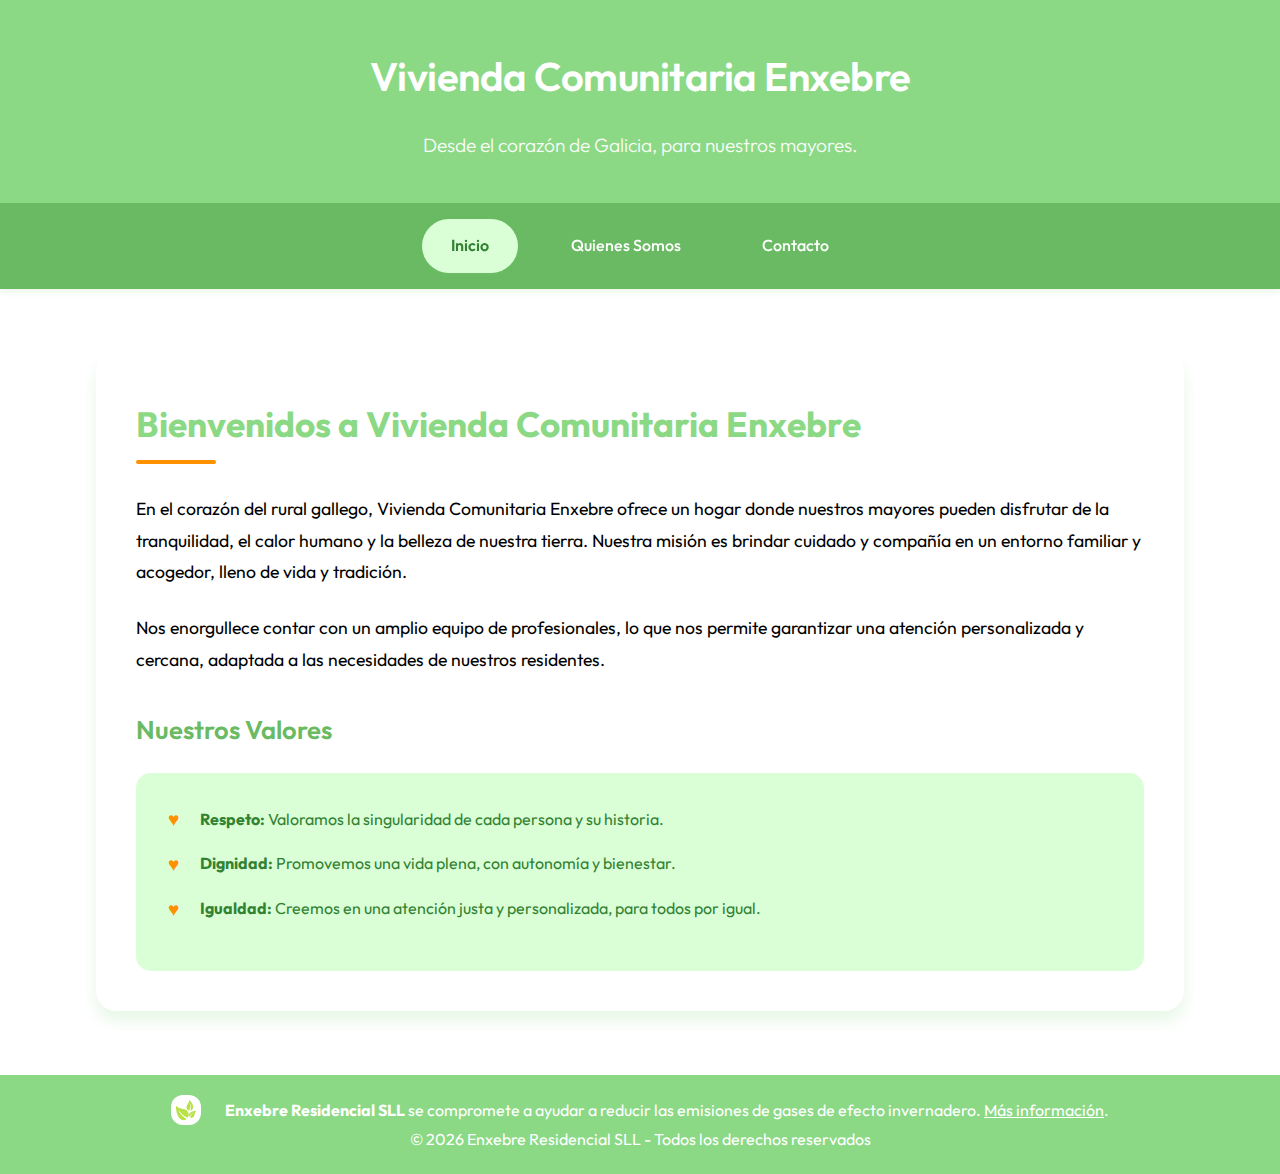
<file: index.html>
<!DOCTYPE html>
<html lang="es">
<head>
    <meta charset="UTF-8">
    <meta name="viewport" content="width=device-width, initial-scale=1.0">
    <title>Vivienda Comunitaria Enxebre</title>
    <link rel="stylesheet" href="updated-styles.css">
	<link href="https://fonts.googleapis.com/css2?family=Outfit:wght@300;400;500;600&display=swap" rel="stylesheet">
</head>
<body>
    <header>
        <h1>Vivienda Comunitaria Enxebre</h1>
        <p>Desde el corazón de Galicia, para nuestros mayores.</p>
    </header>

    <nav>
		<a href="index.html" class="active">Inicio</a>
		<a href="quienes-somos.html">Quienes Somos</a>
		<a href="contacto.html">Contacto</a>
	</nav>

    <div class="container">
        <div class="content">
            <h2>Bienvenidos a Vivienda Comunitaria Enxebre</h2>
            <p>En el corazón del rural gallego, Vivienda Comunitaria Enxebre ofrece un hogar donde nuestros mayores pueden disfrutar de la tranquilidad, el calor humano y la belleza de nuestra tierra. Nuestra misión es brindar cuidado y compañía en un entorno familiar y acogedor, lleno de vida y tradición.</p>
			<p>Nos enorgullece contar con un amplio equipo de profesionales, lo que nos permite garantizar una atención personalizada y cercana, adaptada a las necesidades de nuestros residentes.</p>
        
			<h3>Nuestros Valores</h3>
            <ul>
                <li><strong>Respeto:</strong> Valoramos la singularidad de cada persona y su historia.</li>
				<li><strong>Dignidad:</strong> Promovemos una vida plena, con autonomía y bienestar.</li>
				<li><strong>Igualdad:</strong> Creemos en una atención justa y personalizada, para todos por igual.</li>
			</ul>
        </div>
    </div>

    <footer>
		<div class="footer_green_emissions">
			<div class="green_emissions_image_container">
				<img src="./img/green_emissions.svg" style="height: 100%;" title="Enxebre Residencial SLL se compromete a ayudar a reducir las emisiones de gases de efecto invernadero" />
			</div>
			<div>
				<span><strong>Enxebre Residencial SLL</strong> se compromete a ayudar a reducir las emisiones de gases de efecto invernadero.
				<a href="https://www.enxebreresidencial.com" style="color: white;">Más información</a>.
				</span>
			</div>
		</div>
        <p>© <span id="currentYear"></span> Enxebre Residencial SLL - Todos los derechos reservados</p>
    </footer>
	
	<script>
		document.getElementById('currentYear').textContent = new Date().getFullYear();
	</script>
</body>
</html>
</file>
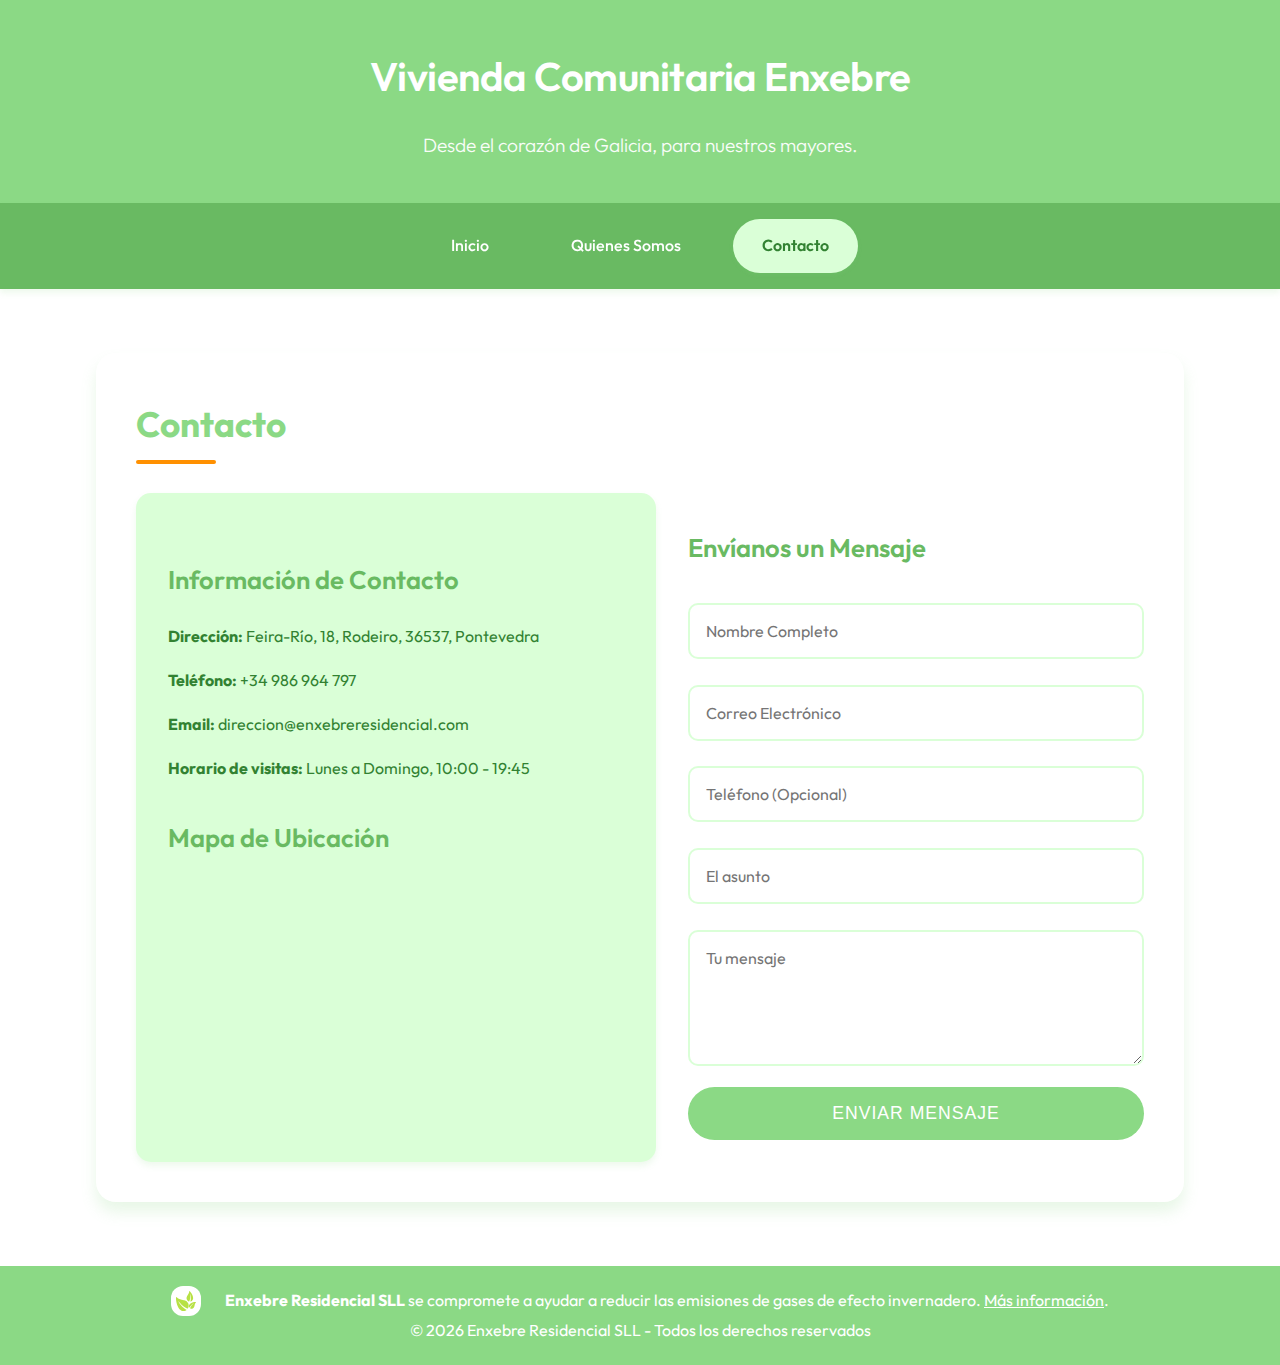
<file: contacto.html>
<!DOCTYPE html>
<html lang="es">
<head>
    <meta charset="UTF-8">
    <meta name="viewport" content="width=device-width, initial-scale=1.0">
    <title>Contacto - Vivienda Comunitaria Enxebre</title>
    <link rel="stylesheet" href="updated-styles.css">
	<link href="https://fonts.googleapis.com/css2?family=Outfit:wght@300;400;500;600&display=swap" rel="stylesheet">
</head>
<body>
    <header>
        <h1>Vivienda Comunitaria Enxebre</h1>
        <p>Desde el corazón de Galicia, para nuestros mayores.</p>
    </header>

    <nav>
        <a href="index.html">Inicio</a>
        <a href="quienes-somos.html">Quienes Somos</a>
        <a href="contacto.html" class="active">Contacto</a>
    </nav>

    <div class="container">
        <div class="content">
            <h2>Contacto</h2>
            <div class="contact-info">
                <div class="contact-details">
                    <h3>Información de Contacto</h3>
                    <p><strong>Dirección: </strong>Feira-Río, 18, Rodeiro, 36537, Pontevedra
                    <p><strong>Teléfono: </strong>+34 986 964 797</p>
                    <p><strong>Email: </strong>direccion@enxebreresidencial.com</p>
                    <p><strong>Horario de visitas: </strong>Lunes a Domingo, 10:00 - 19:45</p>
                    
                    <h3>Mapa de Ubicación</h3>
                    <div style="width: 100%; height: 250px; background-color: #daffd7; display: flex; justify-content: center; align-items: center; color: #328232;">
                        <iframe
							src="https://www.google.com/maps/embed?pb=!1m18!1m12!1m3!1d733.4654447635335!2d-7.9310909!3d42.6589816!2m3!1f0!2f0!3f0!3m2!1i1024!2i768!4f13.1!3m3!1m2!1s0xd2fddcda34fb6d9%3A0x84e6058ab95654ad!2sEnxebre%20Residencial!5e0!3m2!1ses!2ses!4v1703004499975!5m2!1ses!2ses"
							width="100%"
							height="100%"
							style="border:0;"
							allowfullscreen=""
							loading="lazy"
							referrerpolicy="no-referrer-when-none-match">
						</iframe>
                    </div>
                </div>

                <div class="contact-form">
                    <h3>Envíanos un Mensaje</h3>
					<form
					  action="https://formspree.io/f/xpwqdddk"
					  method="POST"
					>
						<input type="text" name="name" placeholder="Nombre Completo" required>
						<input type="email" name="email" placeholder="Correo Electrónico" required>
						<input type="tel" name="phone" placeholder="Teléfono (Opcional)" />
						<input name="subject" placeholder="El asunto" required>
						<textarea name="message" placeholder="Tu mensaje" rows="5" required></textarea>
						<button type="submit" class="submit-btn">Enviar Mensaje</button>
					</form>
                </div>
            </div>
        </div>
    </div>

    <footer>
		<div class="footer_green_emissions">
			<div class="green_emissions_image_container">
				<img src="./img/green_emissions.svg" style="height: 100%;" title="Enxebre Residencial SLL se compromete a ayudar a reducir las emisiones de gases de efecto invernadero" />
			</div>
			<div>
				<span><strong>Enxebre Residencial SLL</strong> se compromete a ayudar a reducir las emisiones de gases de efecto invernadero.
					<a href="https://www.enxebreresidencial.com" style="color: white;">Más información</a>.
				</span>
			</div>
		</div>
        <p>© <span id="currentYear"></span> Enxebre Residencial SLL - Todos los derechos reservados</p>
    </footer>

    <script>
        document.getElementById('contactForm').addEventListener('submit', function(event) {
            event.preventDefault();
            alert('Gracias por tu mensaje. Nos pondremos en contacto pronto.');
            this.reset();
        });
    </script>
	<script>
		document.getElementById('currentYear').textContent = new Date().getFullYear();
	</script>
</body>
</html>
</file>
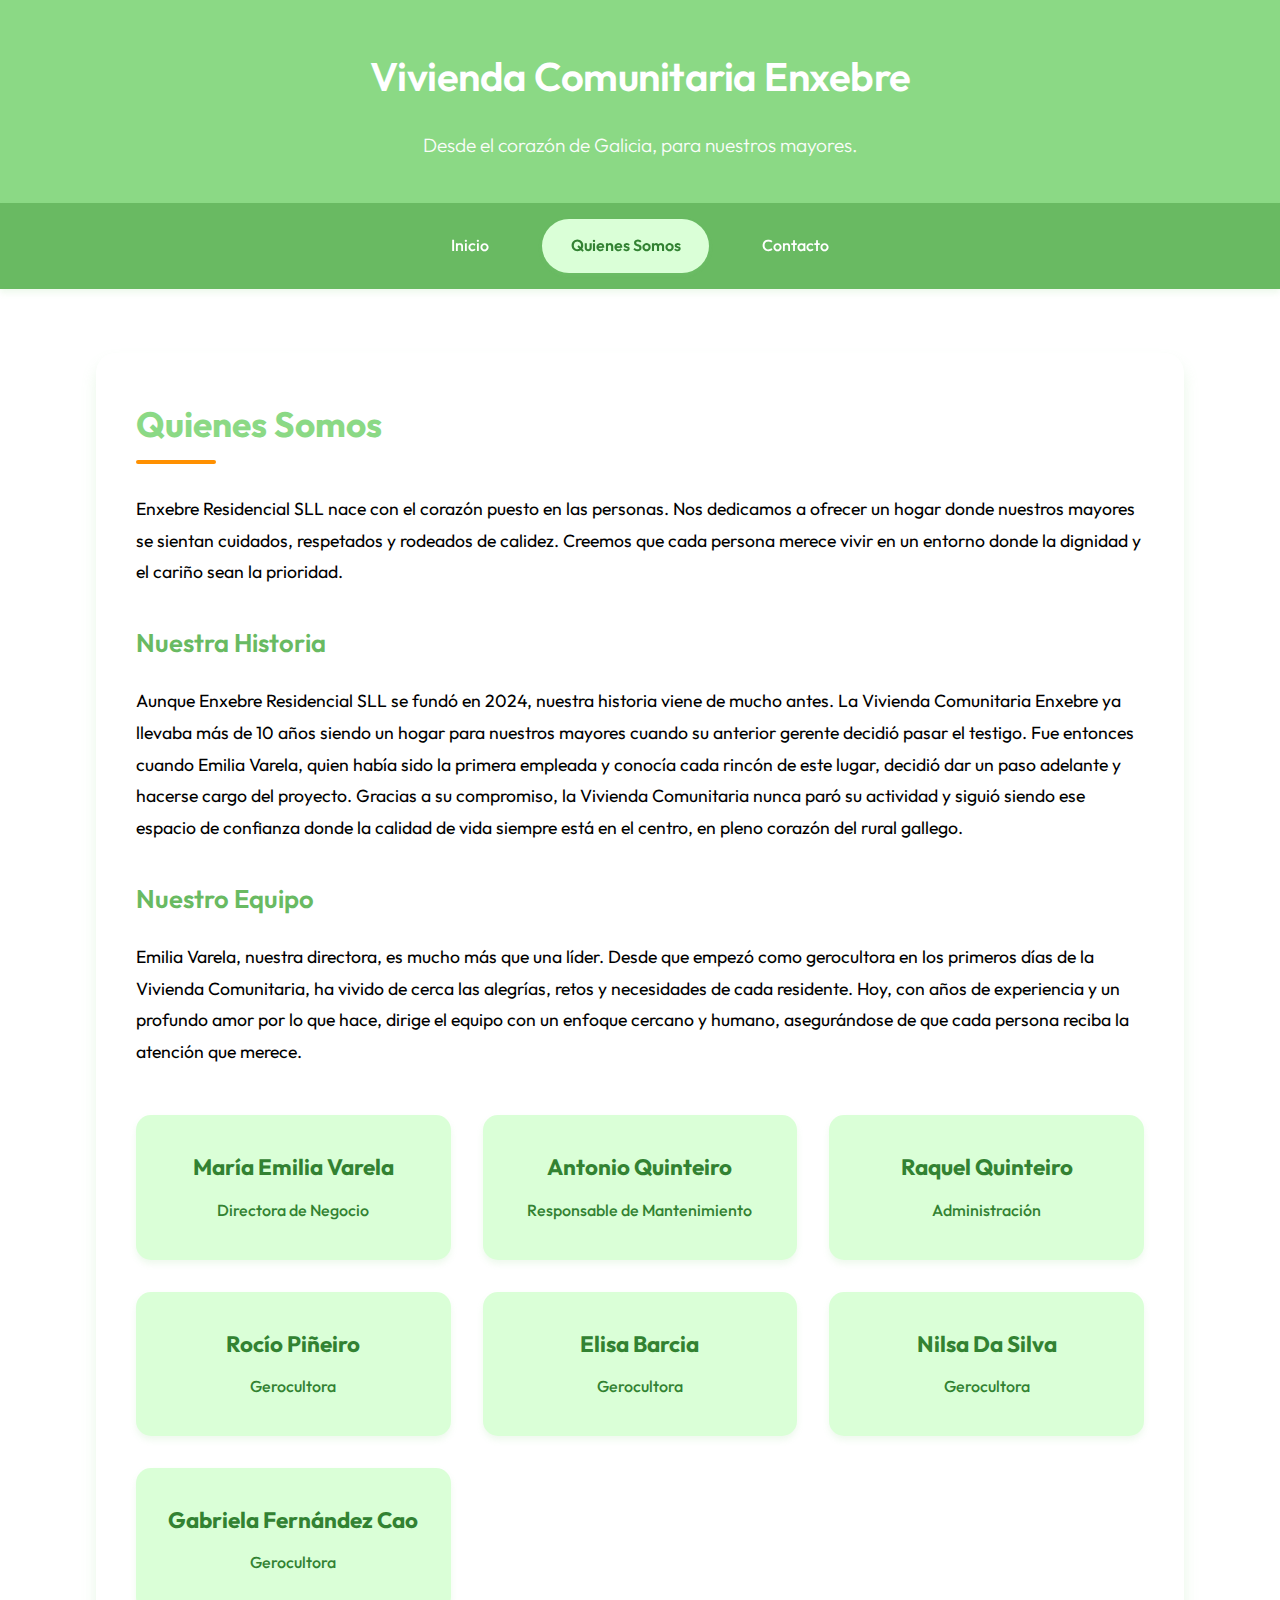
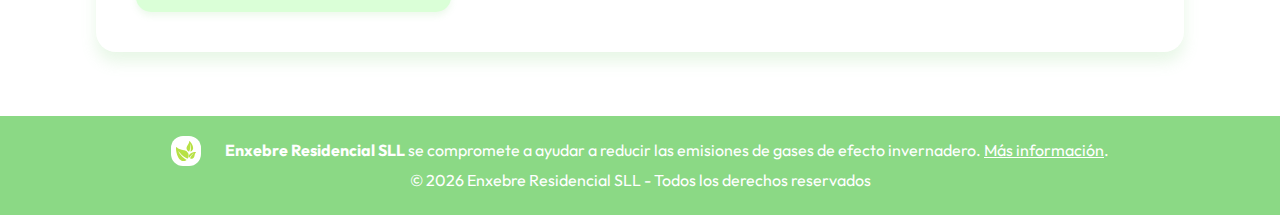
<file: quienes-somos.html>
<!DOCTYPE html>
<html lang="es">
<head>
    <meta charset="UTF-8">
    <meta name="viewport" content="width=device-width, initial-scale=1.0">
    <title>Quienes Somos - Vivienda Comunitaria Enxebre</title>
    <link rel="stylesheet" href="updated-styles.css">
	<link href="https://fonts.googleapis.com/css2?family=Outfit:wght@300;400;500;600&display=swap" rel="stylesheet">
</head>
<body>
    <header>
        <h1>Vivienda Comunitaria Enxebre</h1>
        <p>Desde el corazón de Galicia, para nuestros mayores.</p>
    </header>

    <nav>
        <a href="index.html">Inicio</a>
        <a href="quienes-somos.html" class="active">Quienes Somos</a>
        <a href="contacto.html">Contacto</a>
    </nav>

    <div class="container">
        <div class="content">
            <h2>Quienes Somos</h2>
			<p>Enxebre Residencial SLL nace con el corazón puesto en las personas. Nos dedicamos a ofrecer un hogar donde nuestros mayores se sientan cuidados, respetados y rodeados de calidez. Creemos que cada persona merece vivir en un entorno donde la dignidad y el cariño sean la prioridad.</p>

			<h3>Nuestra Historia</h3>
			<p>Aunque Enxebre Residencial SLL se fundó en 2024, nuestra historia viene de mucho antes. La Vivienda Comunitaria Enxebre ya llevaba más de 10 años siendo un hogar para nuestros mayores cuando su anterior gerente decidió pasar el testigo. Fue entonces cuando Emilia Varela, quien había sido la primera empleada y conocía cada rincón de este lugar, decidió dar un paso adelante y hacerse cargo del proyecto. Gracias a su compromiso, la Vivienda Comunitaria nunca paró su actividad y siguió siendo ese espacio de confianza donde la calidad de vida siempre está en el centro, en pleno corazón del rural gallego.</p>

			<h3>Nuestro Equipo</h3>
			<p>Emilia Varela, nuestra directora, es mucho más que una líder. Desde que empezó como gerocultora en los primeros días de la Vivienda Comunitaria, ha vivido de cerca las alegrías, retos y necesidades de cada residente. Hoy, con años de experiencia y un profundo amor por lo que hace, dirige el equipo con un enfoque cercano y humano, asegurándose de que cada persona reciba la atención que merece.</p>

			<div class="team-section">
                <div class="team-member">
                    <h4>María Emilia Varela</h4>
                    <p>Directora de Negocio</p>
                </div>
                <div class="team-member">
                    <h4>Antonio Quinteiro</h4>
                    <p>Responsable de Mantenimiento</p>
                </div>
                <div class="team-member">
                    <h4>Raquel Quinteiro</h4>
                    <p>Administración</p>
                </div>
                <div class="team-member">
                    <h4>Rocío Piñeiro</h4>
                    <p>Gerocultora</p>
                </div>
                <div class="team-member">
                    <h4>Elisa Barcia</h4>
                    <p>Gerocultora</p>
                </div>
                <div class="team-member">
                    <h4>Nilsa Da Silva</h4>
                    <p>Gerocultora</p>
                </div>
                <div class="team-member">
                    <h4>Gabriela Fernández Cao</h4>
                    <p>Gerocultora</p>
                </div>
            </div>
        </div>
    </div>

    <footer>
		<div class="footer_green_emissions">
			<div class="green_emissions_image_container">
				<img src="./img/green_emissions.svg" style="height: 100%;" title="Enxebre Residencial SLL se compromete a ayudar a reducir las emisiones de gases de efecto invernadero" />
			</div>
			<div>
				<span><strong>Enxebre Residencial SLL</strong> se compromete a ayudar a reducir las emisiones de gases de efecto invernadero.
					<a href="https://www.enxebreresidencial.com" style="color: white;">Más información</a>.
				</span>
			</div>
		</div>
        <p>© <span id="currentYear"></span> Enxebre Residencial SLL - Todos los derechos reservados</p>
    </footer>
	
	<script>
		document.getElementById('currentYear').textContent = new Date().getFullYear();
	</script>
</body>
</html>
</file>
<file: updated-styles.css>
:root {
    /* Colores corporativos exactos */
    --primary: #8BD985;      /* Verde principal - Títulos 1 */
    --secondary: #69BA62;    /* Verde secundario - Títulos 2 */
    --accent: #DAFFD7;       /* Verde muy claro - Fondos alternos */
    --orange: #FF9000;       /* Naranja corporativo */
    --white: #FFFFFF;        /* Blanco - Fondo por defecto */
    --dark-green: #328232;   /* Verde oscuro - Textos secundarios */
    --black: #000000;        /* Negro - Texto por defecto */
    
    /* Variables funcionales */
    --background: var(--white);
    --text-dark: var(--black);
    --text-light: var(--white);
    --shadow-sm: 0 2px 4px rgba(139, 217, 133, 0.1);
    --shadow-md: 0 4px 6px rgba(139, 217, 133, 0.15);
    --shadow-lg: 0 10px 15px rgba(139, 217, 133, 0.2);
    --transition: all 0.3s ease;
}

@keyframes fadeIn {
    from { opacity: 0; transform: translateY(10px); }
    to { opacity: 1; transform: translateY(0); }
}

@keyframes slideIn {
    from { transform: translateX(-10px); opacity: 0; }
    to { transform: translateX(0); opacity: 1; }
}

* {
    box-sizing: border-box;
    margin: 0;
    padding: 0;
}

html {
    font-size: 16px;
    scroll-behavior: smooth;
}

body {
    font-family: 'Outfit', sans-serif;
    line-height: 1.8;
    color: var(--text-dark);
    background-color: var(--background);
    min-height: 100vh;
    display: flex;
    flex-direction: column;
}

.container {
    width: 90%;
    max-width: 1200px;
    margin: auto;
    padding: 2rem;
    animation: fadeIn 0.8s ease-out;
}

/* Header y Navegación */
header {
    background: var(--primary);
    color: var(--text-light);
    text-align: center;
    padding: 2.5rem 1rem;
    position: relative;
    overflow: hidden;
}

header h1 {
    font-size: 2.5rem;
    margin-bottom: 1rem;
    font-weight: 600;
    letter-spacing: -0.5px;
    position: relative;
}

header p {
    font-size: 1.2rem;
    opacity: 0.95;
    max-width: 600px;
    margin: 0 auto;
    font-weight: 300;
}

nav {
    background-color: var(--secondary);
    padding: 1rem;
    display: flex;
    justify-content: center;
    gap: 1.5rem;
    position: sticky;
    top: 0;
    z-index: 100;
    box-shadow: var(--shadow-md);
}

nav a {
    color: var(--text-light);
    text-decoration: none;
    padding: 0.8rem 1.8rem;
    border-radius: 50px;
    transition: var(--transition);
    font-weight: 500;
    position: relative;
    overflow: hidden;
}

nav a:hover {
    background-color: var(--accent);
    color: var(--dark-green);
    transform: translateY(-2px);
}

nav a.active {
    background: var(--accent);
    color: var(--dark-green);
    font-weight: 600;
    box-shadow: var(--shadow-sm);
}

nav a.active:hover {
    transform: none;
}

/* Contenido Principal */
.content {
    background-color: var(--white);
    padding: 2.5rem;
    margin: 2rem 0;
    border-radius: 20px;
    box-shadow: var(--shadow-lg);
    transition: var(--transition);
}

.content:hover {
    transform: translateY(-5px);
}

.content > p {
    margin-bottom: 1.5rem;
    font-size: 1.1rem;
    color: var(--text-dark);
}

h2 {
    color: var(--primary);
    font-size: 2.2rem;
    margin-bottom: 1.8rem;
    position: relative;
    padding-bottom: 0.5rem;
}

h2::after {
    content: '';
    position: absolute;
    bottom: 0;
    left: 0;
    width: 80px;
    height: 4px;
    background: var(--orange);
    border-radius: 2px;
}

h3 {
    color: var(--secondary);
    font-size: 1.6rem;
    margin: 2rem 0 1.2rem;
    font-weight: 600;
}

/* Listas */
ul {
    background: var(--accent);
    padding: 2rem;
    border-radius: 15px;
    list-style-type: none;
    transition: var(--transition);
}

ul:hover {
    transform: scale(1.01);
    box-shadow: var(--shadow-md);
}

ul li {
    color: var(--dark-green);
    margin-bottom: 1rem;
    position: relative;
    padding-left: 2rem;
    animation: slideIn 0.5s ease-out;
}

ul li::before {
    content: "♥";
    color: var(--orange);
    position: absolute;
    left: 0;
    font-size: 1.2rem;
    top: 50%;
    transform: translateY(-50%);
}

/* Sección de Equipo */
.team-section {
    display: grid;
    grid-template-columns: repeat(auto-fit, minmax(280px, 1fr));
    gap: 2rem;
    margin-top: 3rem;
}

.team-member {
    background: var(--accent);
    padding: 2rem;
    border-radius: 15px;
    text-align: center;
    transition: var(--transition);
    position: relative;
    overflow: hidden;
    box-shadow: var(--shadow-md);
    border-bottom: 3px solid transparent;
}

.team-member:hover {
    transform: translateY(-10px);
    box-shadow: var(--shadow-lg);
    border-bottom: 3px solid var(--orange);
}

.team-member h4 {
    color: var(--dark-green);
    font-size: 1.4rem;
    margin-bottom: 0.5rem;
    position: relative;
}

.team-member p {
    color: var(--dark-green);
    font-weight: 500;
}

/* Formulario de Contacto */
.contact-info {
    display: flex;
    flex-wrap: wrap;
    gap: 2rem;
}

.contact-details, .contact-form {
    flex: 1;
    min-width: 300px;
}

.contact-details {
    background: var(--accent);
    padding: 2rem;
    border-radius: 15px;
    box-shadow: var(--shadow-md);
}

.contact-details p {
    color: var(--dark-green);
    margin-bottom: 15px;
}

.contact-form input,
.contact-form textarea {
    width: 100%;
    padding: 1rem;
    margin: 0.8rem 0;
    border: 2px solid var(--accent);
    border-radius: 10px;
    font-family: inherit;
    font-size: 1rem;
    transition: var(--transition);
    background-color: var(--white);
}

.contact-form input:focus,
.contact-form textarea:focus {
    outline: none;
    border-color: var(--primary);
    box-shadow: 0 0 0 4px rgba(139, 217, 133, 0.2);
}

.submit-btn {
    background: var(--primary);
    color: var(--text-light);
    border: none;
    padding: 1rem 2rem;
    border-radius: 50px;
    cursor: pointer;
    font-size: 1.1rem;
    font-weight: 500;
    width: 100%;
    transition: var(--transition);
    text-transform: uppercase;
    letter-spacing: 1px;
}

.submit-btn:hover {
    background: var(--orange);
    transform: translateY(-2px);
    box-shadow: var(--shadow-lg);
}

/* Footer */
footer {
    background: var(--primary);
    color: var(--text-light);
    text-align: center;
    padding: 20px;
    margin-top: auto;
    position: relative;
    overflow: hidden;
}

.footer_green_emissions {
    display: flex;
    justify-content: center;
    gap: 1.5rem;
    position: relative;
    z-index: 1;
    align-items: center;
}

.green_emissions_image_container {
    background-color: var(--text-light);
    padding: 5px;
    border-radius: 12px;
    height: 30px;
    width: 30px;
    display: flex;
    align-items: center;
    justify-content: center;
    transition: var(--transition);
}

.green_emissions_image_container:hover {
    transform: rotate(360deg) scale(1.1);
    box-shadow: var(--shadow-md);
}

/* Enlaces dentro del contenido */
.content a {
    color: var(--dark-green);
    text-decoration: none;
    position: relative;
    transition: var(--transition);
}

.content a::after {
    content: '';
    position: absolute;
    width: 100%;
    height: 2px;
    bottom: -2px;
    left: 0;
    background-color: var(--orange);
    transform: scaleX(0);
    transform-origin: right;
    transition: transform 0.3s ease;
}

.content a:hover {
    color: var(--orange);
}

.content a:hover::after {
    transform: scaleX(1);
    transform-origin: left;
}

/* Media Queries */
@media screen and (max-width: 768px) {
    html {
        font-size: 14px;
    }

    .container {
        width: 95%;
        padding: 1rem;
    }

    header {
        padding: 2rem 1rem;
    }

    nav {
        flex-direction: column;
        padding: 0.5rem;
    }

    nav a {
        width: 100%;
        text-align: center;
        margin: 0.3rem 0;
    }

    .content {
        padding: 1.5rem;
        margin: 1rem 0;
    }

    .team-section {
        grid-template-columns: 1fr;
    }

    .contact-info {
        flex-direction: column;
    }

    h2 {
        font-size: 1.8rem;
    }

    h3 {
        font-size: 1.4rem;
    }
}
</file>
